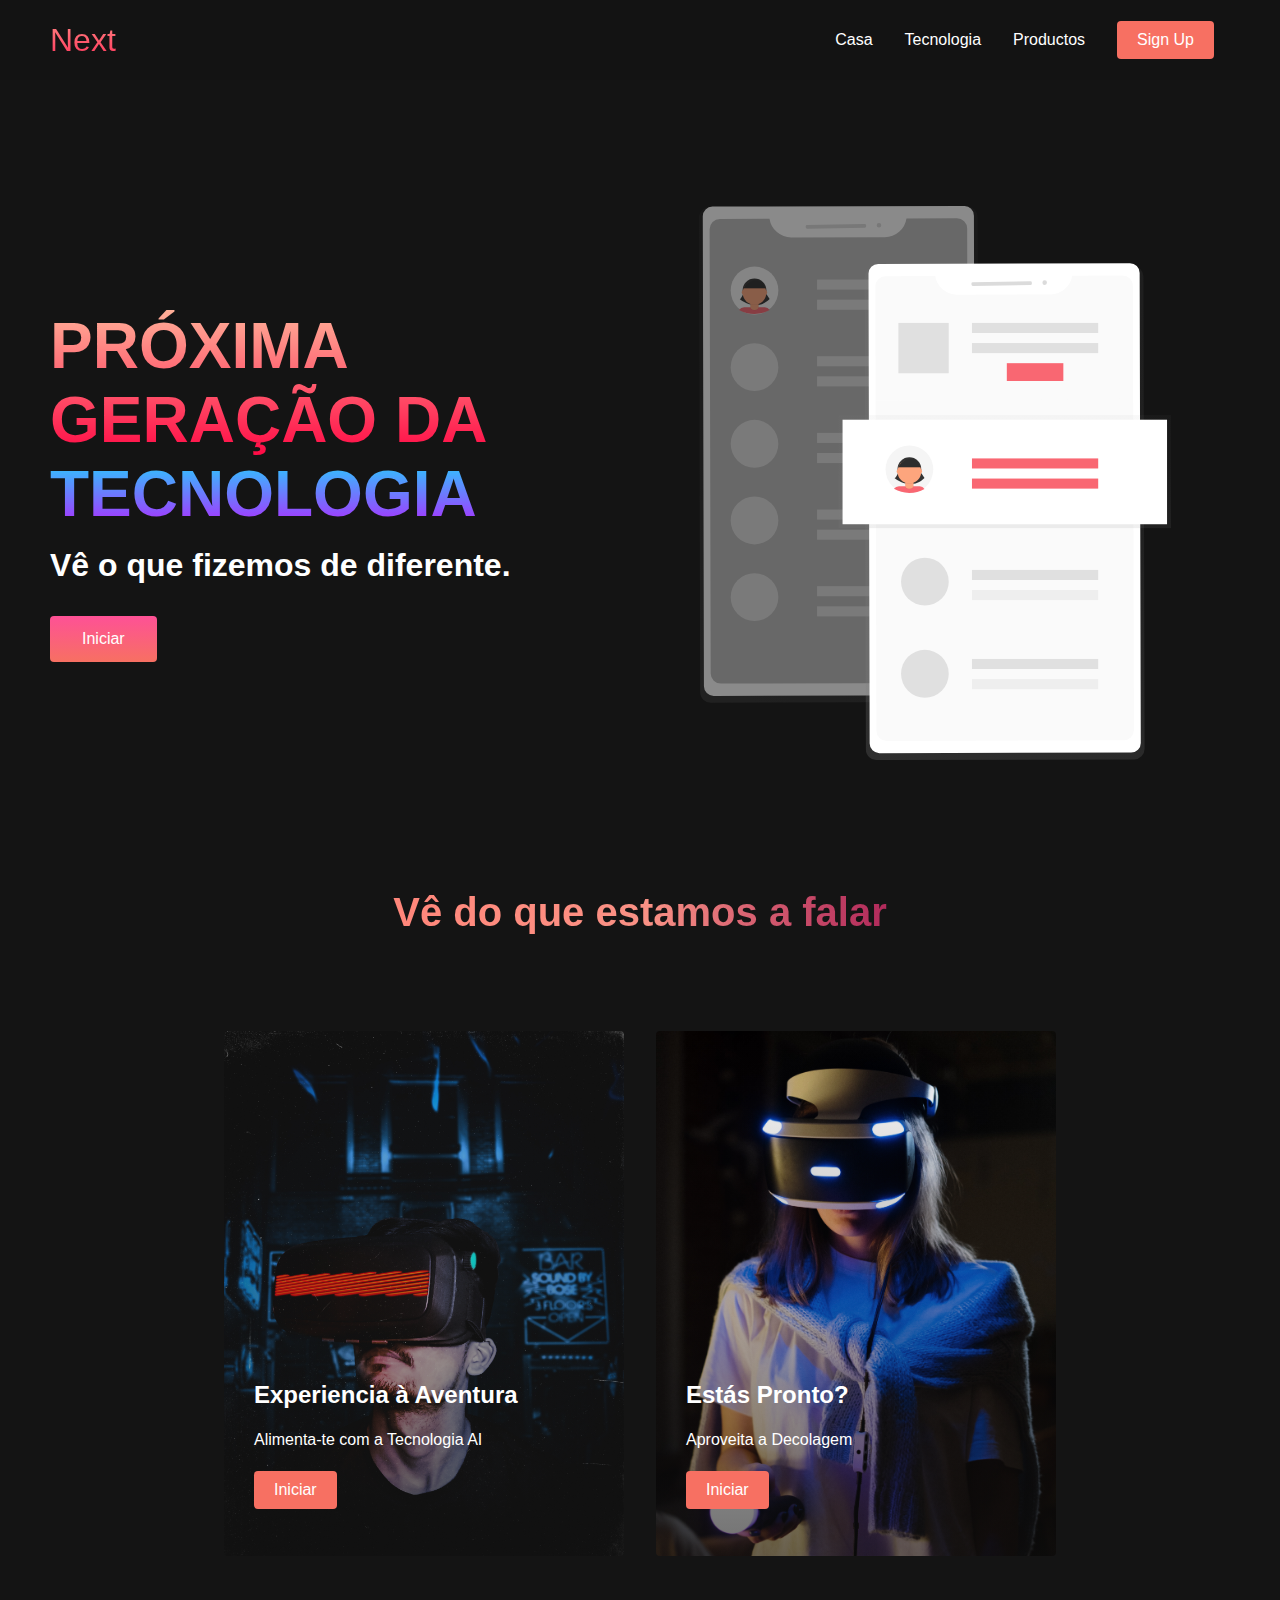
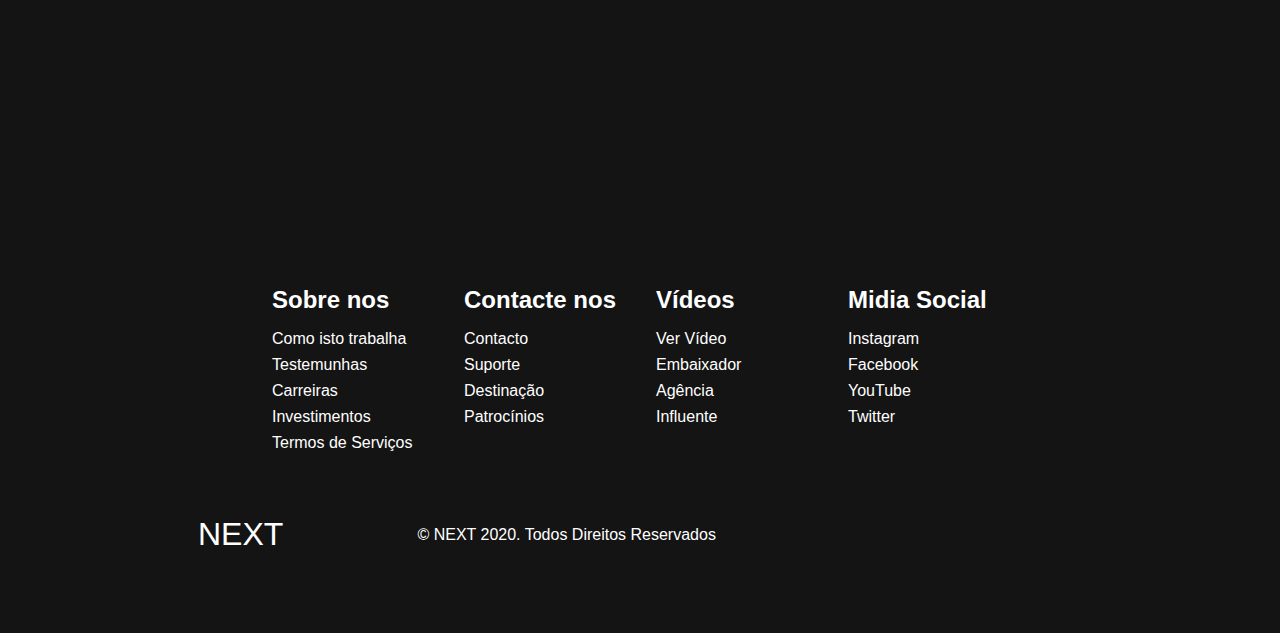
<file: index.html>
<!DOCTYPE html>
<html lang="en">
<head>
    <meta charset="UTF-8">
    <meta http-equiv="X-UA-Compatible" content="IE=edge">
    <meta name="viewport" content="width=device-width, initial-scale=1.0">
    <title>Next WebSite</title>
    <link rel="stylesheet" href="css/style.css">
    <link rel="stylesheet" href="file:///C:/Users/Etiandro/Documents/Mat%C3%A9rias%20Did%C3%A1ticas/[Cursos]/[JavaScript]/responsivo/flex_box/Bom%20Site/nodeshop/fontawesome-free-5.15.1-web/css/all.css">
</head>
<body>
    <!--SESSÃO DE NAVBAR-->
    <nav class="navbar">
        <div class="navbar__container">
            <a href="#" id="navbar__logo">Next</a>
            <div class="navbar__toggle" id="mobile-menu">
                <span class="bar"></span>
                <span class="bar"></span>
                <span class="bar"></span>
            </div>
            <ul class="navbar__menu">
                <li class="navbar__item">
                    <a href="index.html" class="navbar__links">Casa</a>
                </li>
                <li class="navbar__item">
                    <a href="tech.html" class="navbar__links">Tecnologia</a>
                </li>
                <li class="navbar__item">
                    <a href="#footer__container" class="navbar__links">Productos</a>
                </li>
                <li class="navbar__btn">
                    <a href="#" class="button">Sign Up</a>
                </li>
            </ul>
        </div>
    </nav>
    <!--SESSÃO HERO-->
    <div class="main">
        <div class="main__container">
            <div class="main__content">
                <h1>PRÓXIMA GERAÇÃO DA</h1>
                <h2>TECNOLOGIA</h2>
                <P>Vê o que fizemos de diferente.</P>
                <button class="main__btn">
                    <a href="#">
                    Iniciar
                    </a>
            </button>
            </div>
            <div class="main__img--container">
                
                <img src="images/pic1.svg" id="main__img" alt="pic">

            </div>
        </div>
    </div>
    <!--sESSÃO DE SERVIÇO-->
    <div class="services">
        <h1>Vê do que estamos a falar</h1>

        <div class="services__container">

            <div class="services-card">
                <h2>Experiencia à Aventura</h2>
                <p>Alimenta-te com a Tecnologia AI</p>
                <button>Iniciar</button>
            </div>

            <div class="services-card">
                <h2>Estás Pronto?</h2>
                <p>Aproveita a Decolagem</p>
                <button>Iniciar</button>
            </div>

        </div>
    </div>

    <!--SESSÃO DE RODAPÉ-->

    <div class="footer__container" id="footer__container">
        <div class="footer__links">
            <div class="footer__link--wrapper">
                <div class="footer__link--items">
                    <h2>Sobre nos</h2>
                    <a href="#">Como isto trabalha</a>
                    <a href="#">Testemunhas</a>
                    <a href="#">Carreiras</a>
                    <a href="#">Investimentos</a>
                    <a href="#">Termos de Serviços</a>
                </div>
                <div class="footer__link--items">
                    <h2>Contacte nos</h2>
                    <a href="#">Contacto</a>
                    <a href="#">Suporte</a>
                    <a href="#">Destinação</a>
                    <a href="#">Patrocínios</a>
                </div>
            </div>
            <div class="footer__link--wrapper">
                <div class="footer__link--items">
                    <h2>Vídeos</h2>
                    <a href="#">Ver Vídeo</a>
                    <a href="#">Embaixador</a>
                    <a href="#">Agência</a>
                    <a href="#">Influente</a>
                </div>
                <div class="footer__link--items">
                    <h2>Midia Social</h2>
                    <a href="#">Instagram</a>
                    <a href="#">Facebook</a>
                    <a href="#">YouTube</a>
                    <a href="#">Twitter</a>
                </div>
            </div>
        </div>

        <div class="social__media">
            <div class="social__media--wrap">
                <div class="footer__logo">
                    <a href="#" id="footer__logo"><i class="fas fa-gem"></i>
                        NEXT
                    </a>
                </div>
                <p class="website__rights">
                     &copy NEXT 2020. Todos Direitos Reservados
                    </p>
                    <div class="social__icons">
                        
                        <a href="#" class="social__icon--link" target="_blank">
                            <i class="fab fa-facebook-f"></i>
                        </a>
                        <a href="#" class="social__icon--link" target="_blank">
                            <i class="fab fa-instagram"></i>
                        </a>
                        <a href="#" class="social__icon--link" target="_blank">
                            <i class="fab fa-twitter"></i>
                        </a>
                        <a href="#" class="social__icon--link" target="_blank">
                            <i class="fab fa-linkedin"></i>
                        </a>
                        <a href="#" class="social__icon--link" target="_blank">
                            <i class="fab fa-youtube"></i>
                        </a>
                    </div>

            </div>

        </div>
       
    </div>


    <script src="js/app.js"></script>
  </body>
</html>
</file>
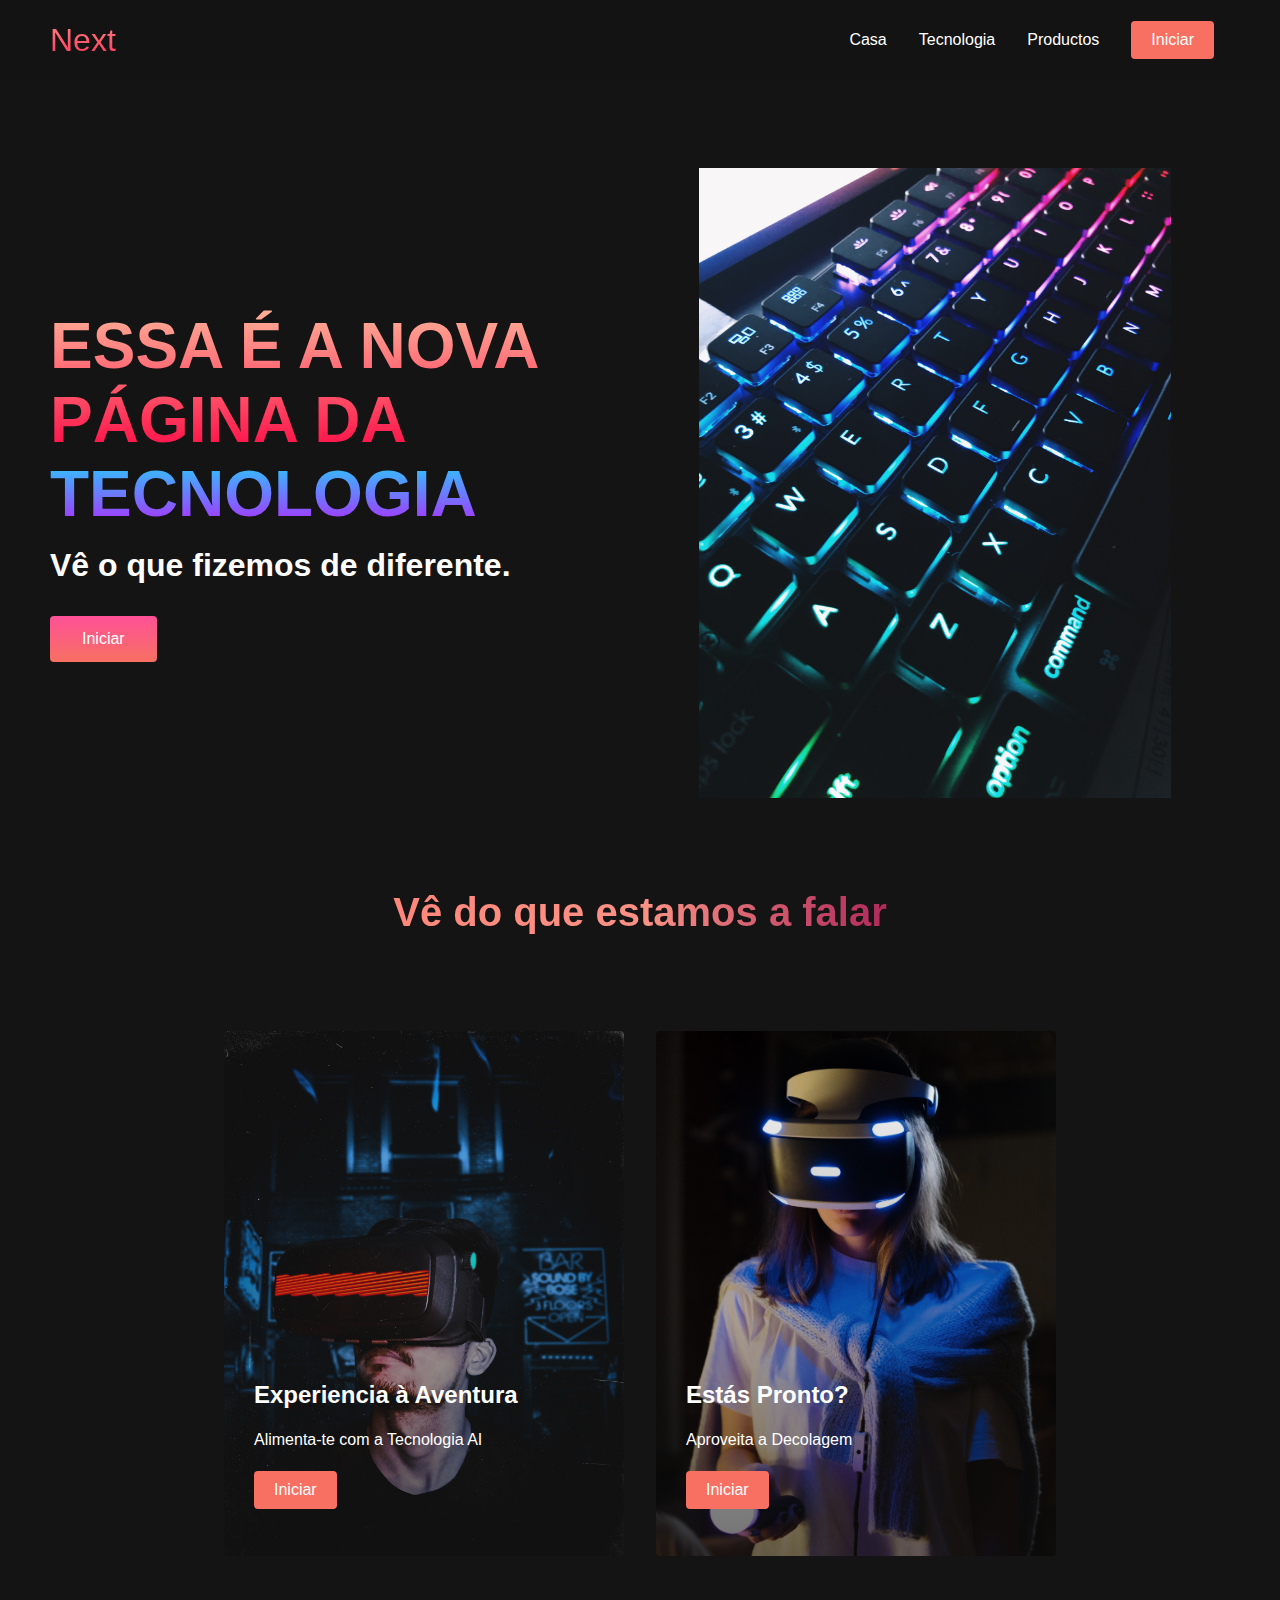
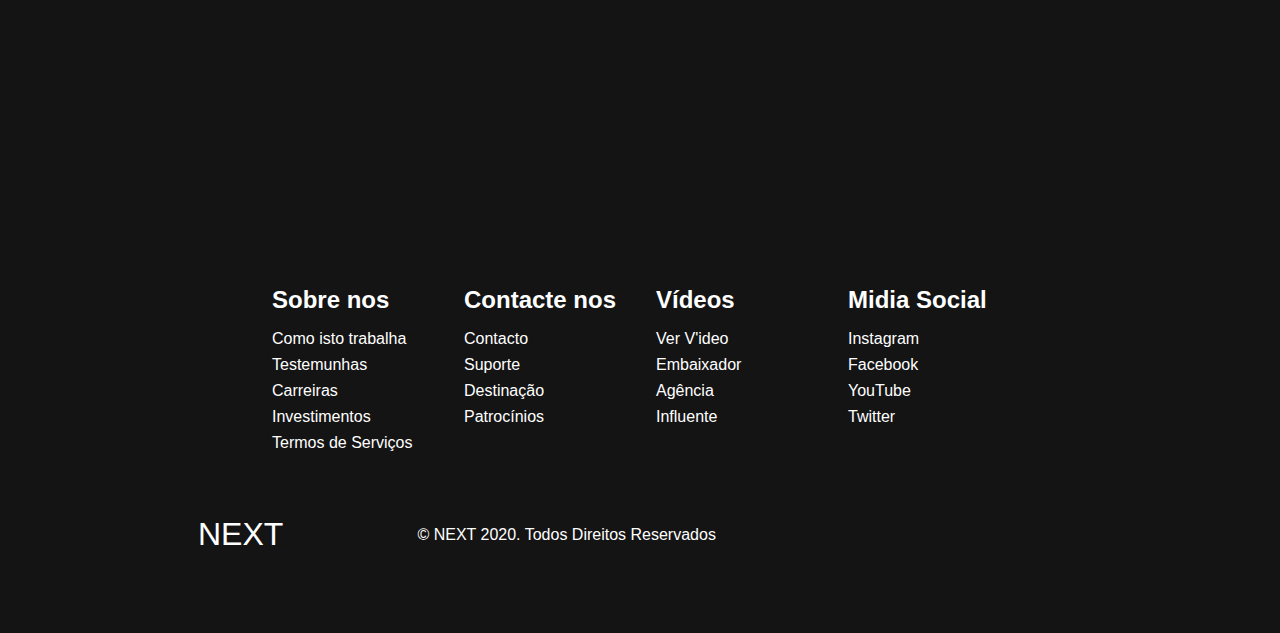
<file: tech.html>
<!DOCTYPE html>
<html lang="en">
<head>
    <meta charset="UTF-8">
    <meta http-equiv="X-UA-Compatible" content="IE=edge">
    <meta name="viewport" content="width=device-width, initial-scale=1.0">
    <title>Next WebSite</title>
    <link rel="stylesheet" href="css/style.css">
    <link rel="stylesheet" href="file:///C:/Users/Etiandro/Documents/Mat%C3%A9rias%20Did%C3%A1ticas/[Cursos]/[JavaScript]/responsivo/flex_box/Bom%20Site/nodeshop/fontawesome-free-5.15.1-web/css/all.css">
</head>
<body>
    <!--SESSÁO DO NAVBAR-->
    <nav class="navbar">
        <div class="navbar__container">
            <a href="#" id="navbar__logo">Next</a>
            <div class="navbar__toggle" id="mobile-menu">
                <span class="bar"></span>
                <span class="bar"></span>
                <span class="bar"></span>
            </div>
            <ul class="navbar__menu">
                <li class="navbar__item">
                    <a href="index.html" class="navbar__links">Casa</a>
                </li>
                <li class="navbar__item">
                    <a href="#" class="navbar__links">Tecnologia</a>
                </li>
                <li class="navbar__item">
                    <a href="#footer__container" class="navbar__links">Productos</a>
                </li>
                <li class="navbar__btn">
                    <a href="#" class="button">Iniciar</a>
                </li>
            </ul>
        </div>
    </nav>
    <!--SESSÁO DO HERO-->
    <div class="main">
        <div class="main__container">
            <div class="main__content">
                <h1>ESSA É A NOVA PÁGINA DA</h1>
                <h2>TECNOLOGIA</h2>
                <P>Vê o que fizemos de diferente.</P>
                <button class="main__btn">
                    <a href="#">
                    Iniciar
                    </a>
            </button>
            </div>
            <div class="main__img--container">
                
                <img src="images/pic2.jpg" id="main__img" alt="pic">

            </div>
        </div>
    </div>
 <!--SESSÃO DOS SERVIÇOS-->
 <div class="services">
    <h1>Vê do que estamos a falar</h1>

    <div class="services__container">

        <div class="services-card">
            <h2>Experiencia à Aventura</h2>
            <p>Alimenta-te com a Tecnologia AI</p>
            <button>Iniciar</button>
        </div>

        <div class="services-card">
            <h2>Estás Pronto?</h2>
            <p>Aproveita a Decolagem</p>
            <button>Iniciar</button>
        </div>

    </div>
</div>

<!--SESSÃO DO RODAPÉ-->

<div class="footer__container" id="footer__container">
    <div class="footer__links">
        <div class="footer__link--wrapper">
            <div class="footer__link--items">
                <h2>Sobre nos</h2>
                <a href="#">Como isto trabalha</a>
                <a href="#">Testemunhas</a>
                <a href="#">Carreiras</a>
                <a href="#">Investimentos</a>
                <a href="#">Termos de Serviços</a>
            </div>
            <div class="footer__link--items">
                <h2>Contacte nos</h2>
                <a href="#">Contacto</a>
                <a href="#">Suporte</a>
                <a href="#">Destinação</a>
                <a href="#">Patrocínios</a>
            </div>
        </div>
        <div class="footer__link--wrapper">
            <div class="footer__link--items">
                <h2>Vídeos</h2>
                <a href="#">Ver V'ideo</a>
                <a href="#">Embaixador</a>
                <a href="#">Agência</a>
                <a href="#">Influente</a>
            </div>
            <div class="footer__link--items">
                <h2>Midia Social</h2>
                <a href="#">Instagram</a>
                <a href="#">Facebook</a>
                <a href="#">YouTube</a>
                <a href="#">Twitter</a>
            </div>
        </div>
    </div>

    <div class="social__media">
        <div class="social__media--wrap">
            <div class="footer__logo">
                <a href="#" id="footer__logo"><i class="fas fa-gem"></i>
                    NEXT
                </a>
            </div>
            <p class="website__rights">
                 &copy NEXT 2020. Todos Direitos Reservados
                </p>
                <div class="social__icons">
                    
                    <a href="#" class="social__icon--link" target="_blank">
                        <i class="fab fa-facebook-f"></i>
                    </a>
                    <a href="#" class="social__icon--link" target="_blank">
                        <i class="fab fa-instagram"></i>
                    </a>
                    <a href="#" class="social__icon--link" target="_blank">
                        <i class="fab fa-twitter"></i>
                    </a>
                    <a href="#" class="social__icon--link" target="_blank">
                        <i class="fab fa-linkedin"></i>
                    </a>
                    <a href="#" class="social__icon--link" target="_blank">
                        <i class="fab fa-youtube"></i>
                    </a>
                </div>

        </div>

    </div>
   
</div>


<script src="js/app.js"></script>
</body>
</html>
</file>
<file: css/style.css>
*{
    margin: 0;
    padding: 0;
    box-sizing: border-box;
    font-family: 'Kumbh Sans',sans-serif;
}

.navbar{
    background-color: #131313;
    height: 80px;
    display: flex;
    width: 100%;
    justify-content: center;
    align-items: center;
    font-style: 1.2rem;
    position: sticky; 
    top:0; 
    z-index: 999; 
}


.navbar__container{
    display: flex;
    justify-content: space-between;
    height: 80px;
    z-index: 1;
    width: 100%;
    max-width: 1300px; 
    margin: 0 auto;
    padding: 0 50px;
}

#navbar__logo {
    background-color: #ff8177;
    background-image: 
    linear-gradient(to top,#ff0844 0%, #ffb199);
    background-size: 100%;
    -webkit-background-clip: text;
    -moz-background-clip: text;
    -webkit-text-fill-color: transparent;
    -moz-text-fill-color:transparent;
    display: flex;
    align-items: center;
    cursor: pointer;
    text-decoration: none;
    font-size: 2rem;
}

.fa-gem {
    margin-right: 0.5rem;
}

.navbar__menu {
   display: flex;
   align-items: center;
   list-style: none;
   text-align: center;  
}

.navbar__item {
    height: 80px ; 

}
.navbar__links{
    color:#fff;
    display: flex;
   align-items: center;
   justify-content: center; 
    text-decoration: none;
    padding: 0 1rem; 
    height: 100%;
}

.navbar__btn {
    display: flex;
    justify-content: center;
    align-items: center;
    padding: 0 1rem;
   width: 100%; 
}
.button {
    display: flex;
    justify-content: center;
    align-items: center;
    text-decoration: none;
    padding: 10px 20px;
    height: 100%;
    width: 100%;
   border: none; 
    outline: none;  
    border-radius: 4px;
    background-color: #f77062;
    color: #fff;
}
.button:hover{
    background: #4837ff;
    transition: all 0.3s ease;
}
.navbar__links:hover {
    color: #f77062;
    transition: all 0.3s ease;
}

@media screen and (max-width:960px){
    .navbar__container {
       display: flex;
        justify-content: space-between;
        height: 80px;
        z-index: 1;
        width: 100%;
       max-width: 1300px;
        padding: 0; 
    }
    
    .navbar__menu {
       display: grid;
        grid-template-columns: auto;
        margin: 0;
        width: 100%;
        position: absolute;
       top: -1000px;
        opacity: 0;  
        transition: all 0.5s ease;
        height: 50vh;
        z-index: -1;
       background: #131313;  
    } 

    .navbar__menu.active {
        background: #131313;
        top: 100%;
        opacity: 1;
        transition: all 0.5s ease;
        z-index: 99;
        height: 50vh;
       font-size: 1.6rem;
    }


    #navbar__logo {
        padding-left: 25px;
        
    }
    .navbar__toggle .bar {
        width: 25px;
        height: 3px;
        margin: 5px auto;
        transition: all 0.3s ease-in-out;
        background: #fff;
    }
    
   .navbar__item {
        width: 100%;
    }
    
    .navbar__links{
        text-align: center;
        padding: 2rem;
        width: 100%;
       display: table;
    }
    
    #mobile-menu {
        position: absolute;
        top: 20px;
        right: 5%;
        transform: translate(5%, 20%); 
    } 

   .navbar__btn {
        padding-bottom: 2rem;  
    } 

    .button {
        display: flex;
        justify-content: center;
       align-items: center;
        width: 80%;
        height: 80px; 
        margin: 0; 

    }
    
    .navbar__toggle .bar{
        display: block;
        cursor: pointer;
    }
    
    #mobile-menu.is-active .bar:nth-child(2) {
        opacity: 0;
    }

    #mobile-menu.is-active .bar:nth-child(1){
        transform: translateY(8px) rotate(45deg);
    }
    
    #mobile-menu.is-active .bar:nth-child(3){
        transform: translateY(-8px) rotate(-45deg);
    }
 
}

/*sessão hero */
.main {
    background-color: #141414;
}

.main__container {
   display: grid;
   grid-template-columns: 1fr 1fr; 
   align-items: center;
   justify-self: center;
   margin: 0 auto;
   height: 90vh;
   background-color: #141414;
   z-index: 1;
   width: 100%;
   max-width: 1300px;
   padding: 0 50px;
}

 .main__content h1 {
 font-size: 4rem;
 background-color: #ff8177;
 background-image: 
 linear-gradient(to top, #ff0844 0%, #ffb199 100%);
 background-size: 100%;
 -webkit-background-clip: text;
 -moz-background-clip: text;
 -webkit-text-fill-color: transparent;
 -moz-text-fill-color:transparent;
}

.main__content h2 {
    font-size: 4rem;
    background-color: #ff8177;
    background-image: 
    linear-gradient(to top, #b721ff 0%, #21d4fd 100%);
    background-size: 100%;
    -webkit-background-clip: text;
    -moz-background-clip: text;
    -webkit-text-fill-color: transparent;
    -moz-text-fill-color:transparent;

}
.main__content p {
    margin-top: 1rem;
    font-size: 2rem;
    font-weight: 700;
    color: #fff;
}
.main__btn {
    font-size: 1rem;
    background-image: 
    linear-gradient(to top,#f77062 0%, #fe5196 100%);
    padding:14px 32px ;
    border: none;
    border-radius: 4px;
    color: #fff;
    margin-top: 2rem;
    cursor: pointer;
    position: relative;
    transition: all 0.35s;
    outline: none;
}
.main__btn a {
    position: relative;
    z-index: 2;
    color: #fff;
    text-decoration: none;
}
.main__btn:after{
  position: absolute;
  content: '';
  top: 0;
  width: 0;
  left: 0;
  height: 100%;
  background: #4837ff;
  transition: all 0.35s;
  border-radius: 4px;  
}
.main__btn:hover{
    color: #fff;
}
.main__btn:hover:after{
    width: 100%;
}
 .main__img--container{
    text-align: center;
}

#main__img {
    height: 80%;
    width: 80%;
}
/*responsivo movel*/

@media screen and (max-width: 768px){
    .main__container {
        display: grid;
        grid-template-columns: auto;
        align-items: center;
        justify-self: center;
        width: 100%;
        margin: 0 auto;
       height: 90vh; 
    }
    .main__content {
        text-align: center;
        margin-bottom: 4rem;
    }
    .main__content h1 {
        font-size: 2.5rem;
        margin-top: 2rem;
    }
    .main__content h2 {
        font-size: 3rem;
    }
    .main__content p {
        margin-top: 1rem;
        font-size: 1.5rem;
    }
}
 
 @media screen and (max-width: 480px){
    .main__content h1 {
        font-size: 2rem;
        margin-top: 3rem;
    }
    .main__content h2 {
        font-size: 2rem;
    }
    .main__content p {
        margin-top: 2rem;
        font-size: 1.5rem;
    }
    .main__btn {
        padding: 12px 36px;
        margin: 2.5rem 0;
    } 
}
 /* sessão de serviço CSS */

 .services {
     background: #141414; 
     display: flex;
     flex-direction: column;
     align-items: center;
     height: 100vh;
 }
 .services h1 {
     background: #ff8177;
     background-image: 
     linear-gradient(
         to right,
         #ff8177 0%,
         #ff867a 0%,
         #ff8c7f 21%,
         #f99185 52%,
         #cf556c 78%,
         #b12a5b 100%
     );
     background-size: 100%;
     margin-bottom: 5rem;
     font-size: 2.5rem;
     -webkit-background-clip: text;
     -moz-background-clip: text;
     -webkit-text-fill-color: transparent;
     -moz-text-fill-color:transparent;
 
 } 
 .services__container {
     display: flex;
     justify-content: center;
     flex-wrap: wrap; 

 }

 .services-card {
     margin: 1rem;
     height: 525px;
     width: 400px;
     border-radius: 4px;
    background-image: linear-gradient(
         to bottom,
         rgba(0, 0, 0, 0) 0%,
         rgba(17, 17, 17, 0.6) 100%
         ),
         url('/images/pic3.jpg');
        background-size: cover; 
        position: relative;
        color: #fff;
 }
 .services-card:nth-child(2){
    background-image: linear-gradient(
        to bottom,
        rgba(0, 0, 0, 0) 0%,
        rgba(17, 17, 17, 0.6) 100%
        ),
        url('/images/pic4.jpg');
 }
.services-card h2 {
    position: absolute;
    top: 350px;
    left: 30px;
}

.services-card p {
    position:absolute ;
    top: 400px;
    left: 30px;
    border: none;
}
.services-card button {
 color: #fff;
    padding: 10px 20px;
    border: none;
    outline: none;
    border-radius: 4px;
    background: #f77062;
    position: absolute;
    top: 440px;
    left: 30px;
    font-size: 1rem;
    cursor: pointer;

}

.services-card:hover {
   transform:scale(1.075) ;
    transition: 0.2s ease-in;
    cursor: pointer;
}
@media screen and (max-width:960px) {
  .services {
      height: 1600px;
  }  
  .services h1 {
      font-size: 2rem;
      margin-top: 12rem;
  }
}
@media screen and (max-width:480px) {
    .services {
        height: 1400px;
    }
    .services h1 {
        font-size: 1.2rem;
    }
    .services-card {
        width: 300px;
    }
}
/* rodapé */
.footer__container {
    background-color: #141414;
    padding: 5rem 0;
    display: flex;
    flex-direction: column;
    justify-content: center;
    align-items: center;
}
#footer__logo {
    color: #fff;
    display: flex;
    align-items: center;
    cursor: pointer;
    text-decoration: none;
    font-size: 2rem;
}

.footer__links{
    width: 100%;
    max-width: 1000px;
    display: flex;
    justify-content: center;
}

.footer__link--wrapper{
    display: flex;
   /* flex-wrap: wrap; */
}

.footer__link--items{
    display: flex;
    flex-direction: column;
    align-items: flex-start;
    margin: 16px;
    text-align: left;
    width: 160px;
    box-sizing: border-box;
}
.footer__link--items h2 {
  margin-bottom: 16px;  
}
.footer__link--items > h2 {
    color: #fff;
}
.footer__link--items a{
    color: #fff;
    text-decoration: none;
    margin-bottom: 0.5rem;
}
.footer__link--items a:hover {
    color: #e9e9e9;
    transition: 0.3s ease-in-out;
}
/* social icons */
/*.social__media--wrap{
    display: flex;
    justify-content: space-between;
    align-items: center;
}*/
.social__icon--link {
    color: #fff;
    font-size: 24px;
}
.social__media {
    max-width: 1000px;
    width: 100%;
}
.social__media--wrap {
    display: flex;
    justify-content: space-between;
    align-items: center;
    width: 90%;
    max-width: 1000px;
    margin: 40px auto 0 auto;
}
.social__icons {
    display: flex;
    justify-content: space-between;
    align-items: center;
    width: 240px;
}
.social__logo {
    color: #fff;
    justify-self: flex-start;
    margin-left: 20px;
    cursor: pointer;
    text-decoration: none;
    font-size: 2rem;
    display: flex;
    align-items: center;
    margin-bottom: 16px;
}
.website__rights {
    color: #fff;
}
@media screen and (max-width:820px){
  .footer__links{
      padding-top: 2rem;
  } 
  #footer__logo{
      margin-bottom: 2rem;
  }
  .website__rights {
      margin-bottom: 2rem;
  }

  .footer__link--wrapper {
      flex-direction:column ;
  }
  .social__media--wrap {
      flex-direction: column;
  }
}
@media screen and (max-width:480px) {
    .footer__link--items {
        margin: 0;
        padding: 10px;
        width: 100px;
    }
    
}
</file>
